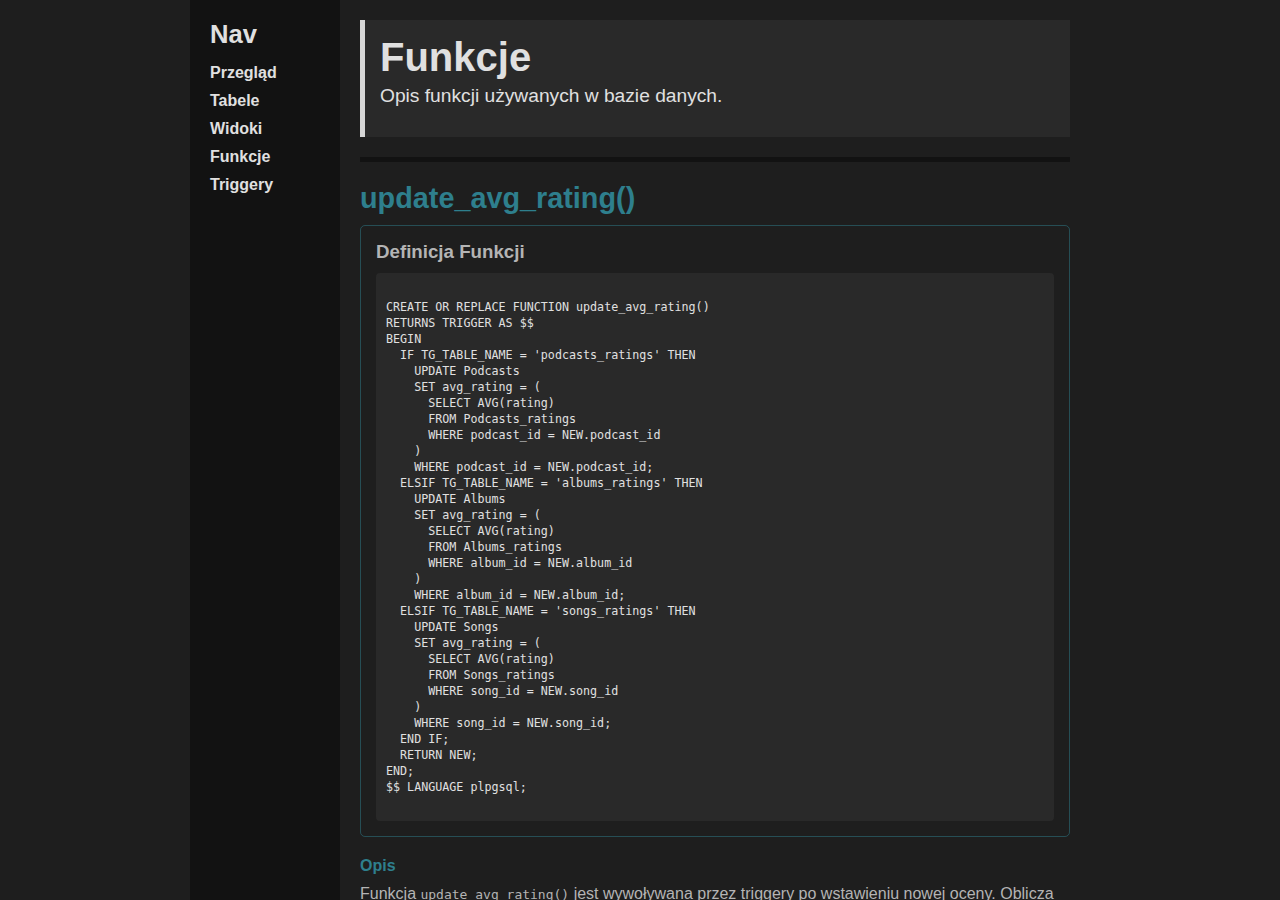
<file: functions.html>
<!DOCTYPE html>
<html lang="pl">
  <head>
    <meta charset="UTF-8" />
    <meta name="viewport" content="width=device-width, initial-scale=1.0" />
    <title>Funkcje - Dokumentacja Bazy Danych Mediów</title>
    <link rel="stylesheet" href="css/colors.css" />
    <link rel="stylesheet" href="css/styles.css" />
  </head>
  <body>
    <div class="doc-container">
      <aside class="sidebar">
        <h2 class="sidebar-title">Nav</h2>
        <nav>
          <ul>
            <li><a href="index.html">Przegląd</a></li>

            <li><a href="tables.html">Tabele</a></li>
            <li><a href="views.html">Widoki</a></li>
            <li><a href="functions.html">Funkcje</a></li>
            <li><a href="triggers.html">Triggery</a></li>
          </ul>
        </nav>
      </aside>
      <main class="content">
        <header class="page-header">
          <h1>Funkcje</h1>
          <p>Opis funkcji używanych w bazie danych.</p>
        </header>

        <!-- Function: update_avg_rating() -->
        <section id="update-avg-rating-function" class="doc-section">
          <h2>update_avg_rating()</h2>
          <div class="doc-block">
            <h3>Definicja Funkcji</h3>
            <pre class="code-block"><code>
CREATE OR REPLACE FUNCTION update_avg_rating() 
RETURNS TRIGGER AS $$
BEGIN
  IF TG_TABLE_NAME = 'podcasts_ratings' THEN
    UPDATE Podcasts
    SET avg_rating = (
      SELECT AVG(rating)
      FROM Podcasts_ratings
      WHERE podcast_id = NEW.podcast_id
    )
    WHERE podcast_id = NEW.podcast_id;
  ELSIF TG_TABLE_NAME = 'albums_ratings' THEN
    UPDATE Albums
    SET avg_rating = (
      SELECT AVG(rating)
      FROM Albums_ratings
      WHERE album_id = NEW.album_id
    )
    WHERE album_id = NEW.album_id;
  ELSIF TG_TABLE_NAME = 'songs_ratings' THEN
    UPDATE Songs
    SET avg_rating = (
      SELECT AVG(rating)
      FROM Songs_ratings
      WHERE song_id = NEW.song_id
    )
    WHERE song_id = NEW.song_id;
  END IF;
  RETURN NEW;
END;
$$ LANGUAGE plpgsql;
            </code></pre>
          </div>
          <div class="doc-detail">
            <h4>Opis</h4>
            <p>
              Funkcja <code>update_avg_rating()</code> jest wywoływana przez triggery po wstawieniu nowej oceny. Oblicza
              ona nową średnią ocenę dla danego rekordu (podcast, album lub utwór) i aktualizuje kolumnę
              <code>avg_rating</code> w tabeli macierzystej. Dzięki temu dane dotyczące ocen są zawsze aktualne i
              odzwierciedlają najnowsze informacje.
            </p>
          </div>
        </section>
      </main>
    </div>
  </body>
</html>
</file>
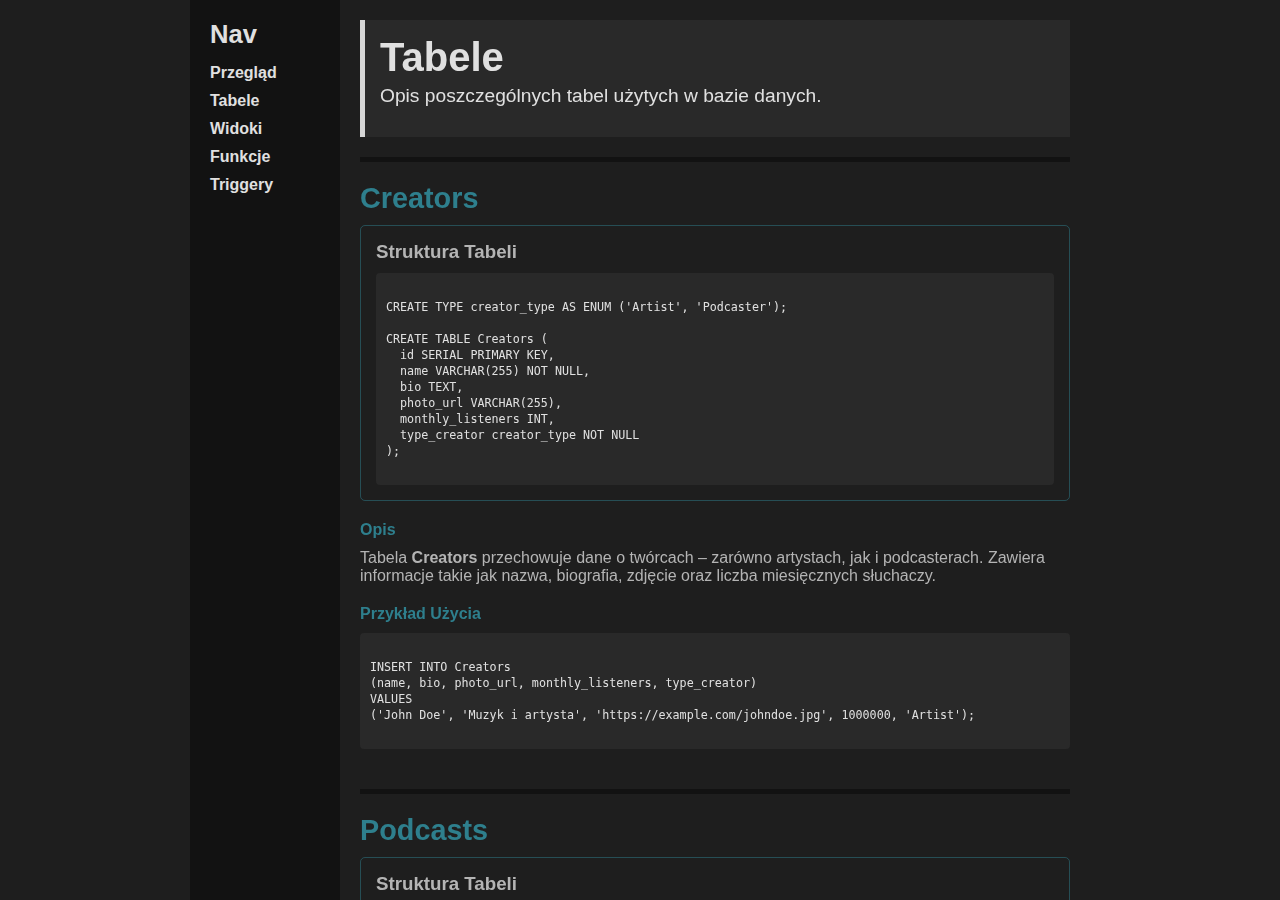
<file: tables.html>
<!DOCTYPE html>
<html lang="pl">
  <head>
    <meta charset="UTF-8" />
    <meta name="viewport" content="width=device-width, initial-scale=1.0" />
    <title>Tabele - Dokumentacja Bazy Danych Mediów</title>
    <link rel="stylesheet" href="css/colors.css" />
    <link rel="stylesheet" href="css/styles.css" />
  </head>
  <body>
    <div class="doc-container">
      <aside class="sidebar">
        <h2 class="sidebar-title">Nav</h2>
        <nav>
          <ul>
            <li><a href="index.html">Przegląd</a></li>

            <li><a href="tables.html">Tabele</a></li>
            <li><a href="views.html">Widoki</a></li>
            <li><a href="functions.html">Funkcje</a></li>
            <li><a href="triggers.html">Triggery</a></li>
          </ul>
        </nav>
      </aside>
      <main class="content">
        <header class="page-header">
          <h1>Tabele</h1>
          <p>Opis poszczególnych tabel użytych w bazie danych.</p>
        </header>

        <!-- Tabela Creators -->
        <section id="creators" class="doc-section">
          <h2>Creators</h2>
          <div class="doc-block">
            <h3>Struktura Tabeli</h3>
            <pre class="code-block"><code>
CREATE TYPE creator_type AS ENUM ('Artist', 'Podcaster');

CREATE TABLE Creators (
  id SERIAL PRIMARY KEY,
  name VARCHAR(255) NOT NULL,
  bio TEXT,
  photo_url VARCHAR(255),
  monthly_listeners INT,
  type_creator creator_type NOT NULL
);
            </code></pre>
          </div>
          <div class="doc-detail">
            <h4>Opis</h4>
            <p>
              Tabela <strong>Creators</strong> przechowuje dane o twórcach – zarówno artystach, jak i podcasterach.
              Zawiera informacje takie jak nazwa, biografia, zdjęcie oraz liczba miesięcznych słuchaczy.
            </p>
            <h4>Przykład Użycia</h4>
            <pre class="code-block"><code>
INSERT INTO Creators 
(name, bio, photo_url, monthly_listeners, type_creator)
VALUES 
('John Doe', 'Muzyk i artysta', 'https://example.com/johndoe.jpg', 1000000, 'Artist');
            </code></pre>
          </div>
        </section>

        <!-- Tabela Podcasts -->
        <section id="podcasts" class="doc-section">
          <h2>Podcasts</h2>
          <div class="doc-block">
            <h3>Struktura Tabeli</h3>
            <pre class="code-block"><code>
CREATE TABLE Podcasts (
  podcast_id SERIAL PRIMARY KEY,
  title VARCHAR(255) NOT NULL,
  avg_rating FLOAT CHECK (avg_rating >= 1 AND avg_rating <= 5),
  creator_id INT REFERENCES Creators(id) ON DELETE CASCADE,
  cover_url VARCHAR(255)
);
            </code></pre>
          </div>
          <div class="doc-detail">
            <h4>Opis</h4>
            <p>
              Tabela <strong>Podcasts</strong> przechowuje informacje o podcastach. Zawiera tytuł, średnią ocenę,
              odniesienie do twórcy oraz adres URL okładki.
            </p>
            <h4>Przykład Użycia</h4>
            <pre class="code-block"><code>
INSERT INTO Podcasts 
(title, avg_rating, creator_id, cover_url)
VALUES 
('Tech Talk', 4.7, 1, 'https://example.com/techpodcast.jpg');
            </code></pre>
          </div>
        </section>

        <!-- Tabela Albums -->
        <section id="albums" class="doc-section">
          <h2>Albums</h2>
          <div class="doc-block">
            <h3>Struktura Tabeli</h3>
            <pre class="code-block"><code>
CREATE TYPE album_type AS ENUM ('Album', 'EP');

CREATE TABLE Albums (
  album_id SERIAL PRIMARY KEY,
  title VARCHAR(255) NOT NULL,
  release_date TIMESTAMP DEFAULT NOW(),
  type_album album_type NOT NULL,
  creator_id INT REFERENCES Creators(id) ON DELETE CASCADE,
  cover_url VARCHAR(255),
  avg_rating FLOAT CHECK (avg_rating >= 1 AND avg_rating <= 5)
);
            </code></pre>
          </div>
          <div class="doc-detail">
            <h4>Opis</h4>
            <p>
              Tabela <strong>Albums</strong> przechowuje dane o albumach muzycznych. Znajdziesz tu informacje o tytule,
              dacie wydania, rodzaju albumu (Album lub EP), odniesieniu do twórcy oraz średniej ocenie.
            </p>
            <h4>Przykład Użycia</h4>
            <pre class="code-block"><code>
INSERT INTO Albums 
(title, type_album, creator_id, cover_url, avg_rating)
VALUES 
('New Horizons', 'Album', 1, 'https://example.com/albumcover.jpg', 4.5);
            </code></pre>
          </div>
        </section>

        <!-- Tabela Songs -->
        <section id="songs" class="doc-section">
          <h2>Songs</h2>
          <div class="doc-block">
            <h3>Struktura Tabeli</h3>
            <pre class="code-block"><code>
CREATE TABLE Songs (
  song_id SERIAL PRIMARY KEY,
  title VARCHAR(255) NOT NULL,
  album_id INT REFERENCES Albums(album_id) ON DELETE CASCADE,
  creator_id INT REFERENCES Creators(id) ON DELETE CASCADE,
  likes INT DEFAULT 0,
  music_video_url VARCHAR(255),
  audio_track_url VARCHAR(255),
  duration INT,
  avg_rating FLOAT CHECK (avg_rating >= 1 AND avg_rating <= 5)
);
            </code></pre>
          </div>
          <div class="doc-detail">
            <h4>Opis</h4>
            <p>
              Tabela <strong>Songs</strong> przechowuje informacje o utworach muzycznych. Zawiera dane o tytule,
              odniesienia do albumu oraz twórcy, liczbę polubień, URL-e do wideoklipu i ścieżki audio, czas trwania
              utworu oraz średnią ocenę.
            </p>
            <h4>Przykład Użycia</h4>
            <pre class="code-block"><code>
INSERT INTO Songs 
(title, album_id, creator_id, likes, music_video_url, audio_track_url, duration, avg_rating)
VALUES 
('Skyline', 1, 1, 10000, 'https://example.com/musicvideo.mp4', 'https://example.com/audiotrack.mp3', 210, 4.7);
            </code></pre>
          </div>
        </section>

        <!-- Tabela Podcasts_Episodes -->
        <section id="podcasts-episodes" class="doc-section">
          <h2>Podcasts_Episodes</h2>
          <div class="doc-block">
            <h3>Struktura Tabeli</h3>
            <pre class="code-block"><code>
CREATE TABLE Podcasts_episodes (
  episode_id SERIAL PRIMARY KEY,
  title VARCHAR(255) NOT NULL,
  release_date TIMESTAMP DEFAULT NOW(),
  podcast_id INT REFERENCES Podcasts(podcast_id) ON DELETE CASCADE,
  cover_url VARCHAR(255)
);
            </code></pre>
          </div>
          <div class="doc-detail">
            <h4>Opis</h4>
            <p>
              Tabela <strong>Podcasts_Episodes</strong> przechowuje informacje o odcinkach podcastów. Zawiera tytuł,
              datę wydania, odniesienie do podcastu oraz adres URL okładki.
            </p>
            <h4>Przykład Użycia</h4>
            <pre class="code-block"><code>
INSERT INTO Podcasts_episodes 
(title, podcast_id, cover_url)
VALUES 
('Elon Musk Interview', 1, 'https://example.com/elon.jpg');
            </code></pre>
          </div>
        </section>

        <!-- Tabela Users -->
        <section id="users" class="doc-section">
          <h2>Users</h2>
          <div class="doc-block">
            <h3>Struktura Tabeli</h3>
            <pre class="code-block"><code>
CREATE TYPE subscription_type AS ENUM ('Free', 'Premium', 'HiFi');

CREATE TABLE Users (
  user_id SERIAL PRIMARY KEY,
  name VARCHAR(255) NOT NULL,
  email VARCHAR(255) NOT NULL,
  password VARCHAR(255) NOT NULL,
  type_subscription subscription_type NOT NULL,
  created_at TIMESTAMP DEFAULT NOW()
);
            </code></pre>
          </div>
          <div class="doc-detail">
            <h4>Opis</h4>
            <p>
              Tabela <strong>Users</strong> przechowuje dane o użytkownikach platformy. Znajdziesz tu imię, adres
              e-mail, hasło, typ subskrypcji oraz datę utworzenia konta.
            </p>
            <h4>Przykład Użycia</h4>
            <pre class="code-block"><code>
INSERT INTO Users 
(name, email, password, type_subscription)
VALUES 
('Jan Kowalski', 'jan.kowalski@example.com', 'securepassword123', 'Premium');
            </code></pre>
          </div>
        </section>

        <!-- Tabela Playlists -->
        <section id="playlists" class="doc-section">
          <h2>Playlists</h2>
          <div class="doc-block">
            <h3>Struktura Tabeli</h3>
            <pre class="code-block"><code>
CREATE TABLE Playlists(
  playlist_id SERIAL PRIMARY KEY,
  name VARCHAR(255) NOT NULL,
  user_id INT REFERENCES Users(user_id) ON DELETE CASCADE,
  created_at TIMESTAMP DEFAULT NOW(),
  likes INT DEFAULT 0,
  is_private BOOLEAN,
  duration INT
);
            </code></pre>
          </div>
          <div class="doc-detail">
            <h4>Opis</h4>
            <p>
              Tabela <strong>Playlists</strong> przechowuje dane o playlistach użytkowników. Zawiera nazwę, odniesienie
              do użytkownika, datę utworzenia, liczbę polubień, informację o prywatności oraz czas trwania.
            </p>
            <h4>Przykład Użycia</h4>
            <pre class="code-block"><code>
INSERT INTO Playlists 
(name, user_id, likes, is_private, duration)
VALUES 
('Moja Playlist', 1, 100, false, 3600);
            </code></pre>
          </div>
        </section>

        <!-- Tabela Playlists_songs -->
        <section id="playlists-songs" class="doc-section">
          <h2>Playlists_songs</h2>
          <div class="doc-block">
            <h3>Struktura Tabeli</h3>
            <pre class="code-block"><code>
CREATE TABLE Playlists_songs (   
  playlist_songs_id SERIAL PRIMARY KEY,   
  song_id INT REFERENCES Songs(song_id) ON DELETE CASCADE, 
  playlist_id INT REFERENCES Playlists(playlist_id) ON DELETE CASCADE,   
  added_at TIMESTAMP DEFAULT NOW() 
);
            </code></pre>
          </div>
          <div class="doc-detail">
            <h4>Opis</h4>
            <p>
              Tabela <strong>Playlists_songs</strong> łączy piosenki z playlistami, umożliwiając tworzenie
              wieloelementowych list odtwarzania oraz przechowywanie informacji o dacie dodania utworu.
            </p>
            <h4>Przykład Użycia</h4>
            <pre class="code-block"><code>
INSERT INTO Playlists_songs 
(song_id, playlist_id)
VALUES 
(123, 45);
            </code></pre>
          </div>
        </section>

        <!-- Tabele Ocen -->
        <section id="ratings" class="doc-section">
          <h2>Tabele Ocen</h2>
          <!-- Podcasts Ratings -->
          <div class="doc-block">
            <h3>Podcasts_ratings</h3>
            <pre class="code-block"><code>
CREATE TABLE Podcasts_ratings (
  podcast_ratings_id SERIAL PRIMARY KEY,
  user_id INT REFERENCES Users(user_id),
  podcast_id INT REFERENCES Podcasts(podcast_id),
  rating FLOAT CHECK (rating >= 1 AND rating <= 5),
  created_at TIMESTAMP DEFAULT NOW()
);
            </code></pre>
          </div>
          <!-- Albums Ratings -->
          <div class="doc-block">
            <h3>Albums_ratings</h3>
            <pre class="code-block"><code>
CREATE TABLE Albums_ratings (  
  album_ratings_id SERIAL PRIMARY KEY, 
  user_id INT REFERENCES Users(user_id),
  album_id INT REFERENCES Albums(album_id), 
  rating FLOAT CHECK (rating >= 1 AND rating <= 5),
  created_at TIMESTAMP DEFAULT NOW()
);
            </code></pre>
          </div>
          <!-- Songs Ratings -->
          <div class="doc-block">
            <h3>Songs_ratings</h3>
            <pre class="code-block"><code>
CREATE TABLE Songs_ratings (  
  song_ratings_id SERIAL PRIMARY KEY,  
  user_id INT REFERENCES Users(user_id),
  song_id INT REFERENCES Songs(song_id),  
  rating FLOAT CHECK (rating >= 1 AND rating <= 5),
  created_at TIMESTAMP DEFAULT NOW()
);
            </code></pre>
          </div>
          <div class="doc-detail">
            <h4>Opis</h4>
            <p>
              Tabele ocen przechowują oceny dla podcastów, albumów i utworów. Każda tabela rejestruje identyfikator
              oceny, identyfikator użytkownika, odniesienie do ocenianego elementu, wartość oceny (od 1 do 5) oraz datę
              utworzenia oceny.
            </p>
          </div>
        </section>

        <!-- Tabela Audit_Log -->
        <section id="audit-log" class="doc-section">
          <h2>Audit_Log</h2>
          <div class="doc-block">
            <h3>Struktura Tabeli</h3>
            <pre class="code-block"><code>
CREATE TYPE action_type AS ENUM ('INSERT', 'UPDATE', 'DELETE');

CREATE TABLE Audit_Log(
  audit_log_id SERIAL PRIMARY KEY,
  table_name VARCHAR(255),
  record_id INT,
  type_action action_type NOT NULL,
  old_value TEXT,
  new_value TEXT,
  user_id INT REFERENCES Users(user_id),
  modified_at TIMESTAMP DEFAULT NOW()
);
            </code></pre>
          </div>
          <div class="doc-detail">
            <h4>Opis</h4>
            <p>
              Tabela <strong>Audit_Log</strong> rejestruje zmiany w bazie danych. Zawiera nazwę tabeli, identyfikator
              rekordu, typ akcji (INSERT, UPDATE lub DELETE), wartość przed zmianą, wartość po zmianie, identyfikator
              użytkownika wykonującego operację oraz datę modyfikacji.
            </p>
          </div>
        </section>
      </main>
    </div>
  </body>
</html>
</file>
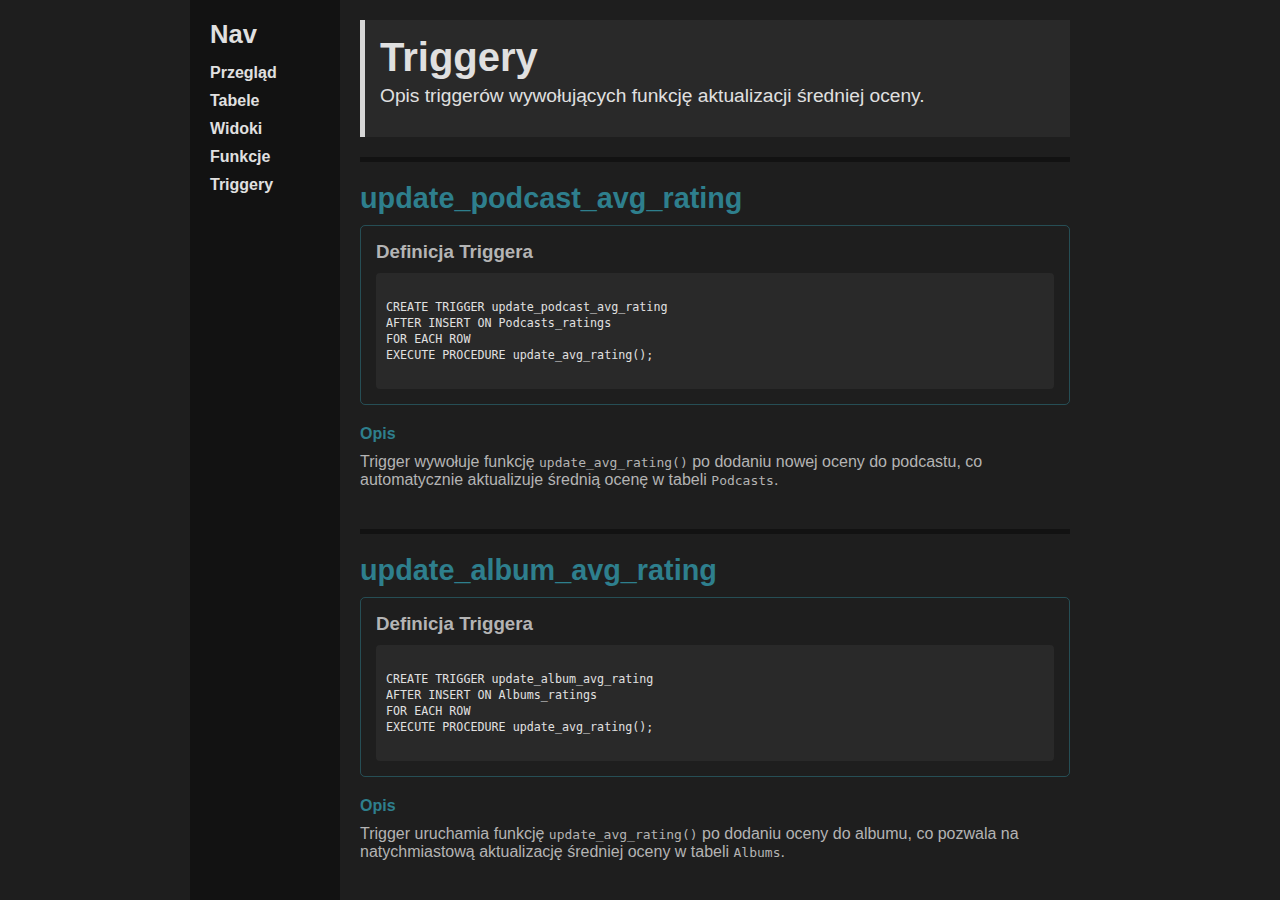
<file: triggers.html>
<!DOCTYPE html>
<html lang="pl">
  <head>
    <meta charset="UTF-8" />
    <meta name="viewport" content="width=device-width, initial-scale=1.0" />
    <title>Triggery - Dokumentacja Bazy Danych Mediów</title>
    <link rel="stylesheet" href="css/colors.css" />
    <link rel="stylesheet" href="css/styles.css" />
  </head>
  <body>
    <div class="doc-container">
      <aside class="sidebar">
        <h2 class="sidebar-title">Nav</h2>
        <nav>
          <ul>
            <li><a href="index.html">Przegląd</a></li>

            <li><a href="tables.html">Tabele</a></li>
            <li><a href="views.html">Widoki</a></li>
            <li><a href="functions.html">Funkcje</a></li>
            <li><a href="triggers.html">Triggery</a></li>
          </ul>
        </nav>
      </aside>
      <main class="content">
        <header class="page-header">
          <h1>Triggery</h1>
          <p>Opis triggerów wywołujących funkcję aktualizacji średniej oceny.</p>
        </header>

        <!-- Trigger for Podcasts_ratings -->
        <!-- Trigger for Podcasts_ratings -->
        <section id="trigger-podcasts" class="doc-section">
          <h2>update_podcast_avg_rating</h2>
          <div class="doc-block">
            <h3>Definicja Triggera</h3>
            <pre class="code-block"><code>
CREATE TRIGGER update_podcast_avg_rating
AFTER INSERT ON Podcasts_ratings
FOR EACH ROW
EXECUTE PROCEDURE update_avg_rating();
    </code></pre>
          </div>
          <div class="doc-detail">
            <h4>Opis</h4>
            <p>
              Trigger wywołuje funkcję <code>update_avg_rating()</code> po dodaniu nowej oceny do podcastu, co
              automatycznie aktualizuje średnią ocenę w tabeli <code>Podcasts</code>.
            </p>
          </div>
        </section>

        <!-- Trigger for Albums_ratings -->
        <section id="trigger-albums" class="doc-section">
          <h2>update_album_avg_rating</h2>
          <div class="doc-block">
            <h3>Definicja Triggera</h3>
            <pre class="code-block"><code>
CREATE TRIGGER update_album_avg_rating
AFTER INSERT ON Albums_ratings
FOR EACH ROW
EXECUTE PROCEDURE update_avg_rating();
    </code></pre>
          </div>
          <div class="doc-detail">
            <h4>Opis</h4>
            <p>
              Trigger uruchamia funkcję <code>update_avg_rating()</code> po dodaniu oceny do albumu, co pozwala na
              natychmiastową aktualizację średniej oceny w tabeli <code>Albums</code>.
            </p>
          </div>
        </section>

        <!-- Trigger for Songs_ratings -->
        <section id="trigger-songs" class="doc-section">
          <h2>update_song_avg_rating</h2>
          <div class="doc-block">
            <h3>Definicja Triggera</h3>
            <pre class="code-block"><code>
CREATE TRIGGER update_song_avg_rating
AFTER INSERT ON Songs_ratings
FOR EACH ROW
EXECUTE PROCEDURE update_avg_rating();
    </code></pre>
          </div>
          <div class="doc-detail">
            <h4>Opis</h4>
            <p>
              Trigger wywołuje funkcję <code>update_avg_rating()</code> po wstawieniu nowej oceny do utworu, zapewniając
              aktualizację średniej oceny w tabeli <code>Songs</code>.
            </p>
          </div>
        </section>
      </main>
    </div>
  </body>
</html>
</file>
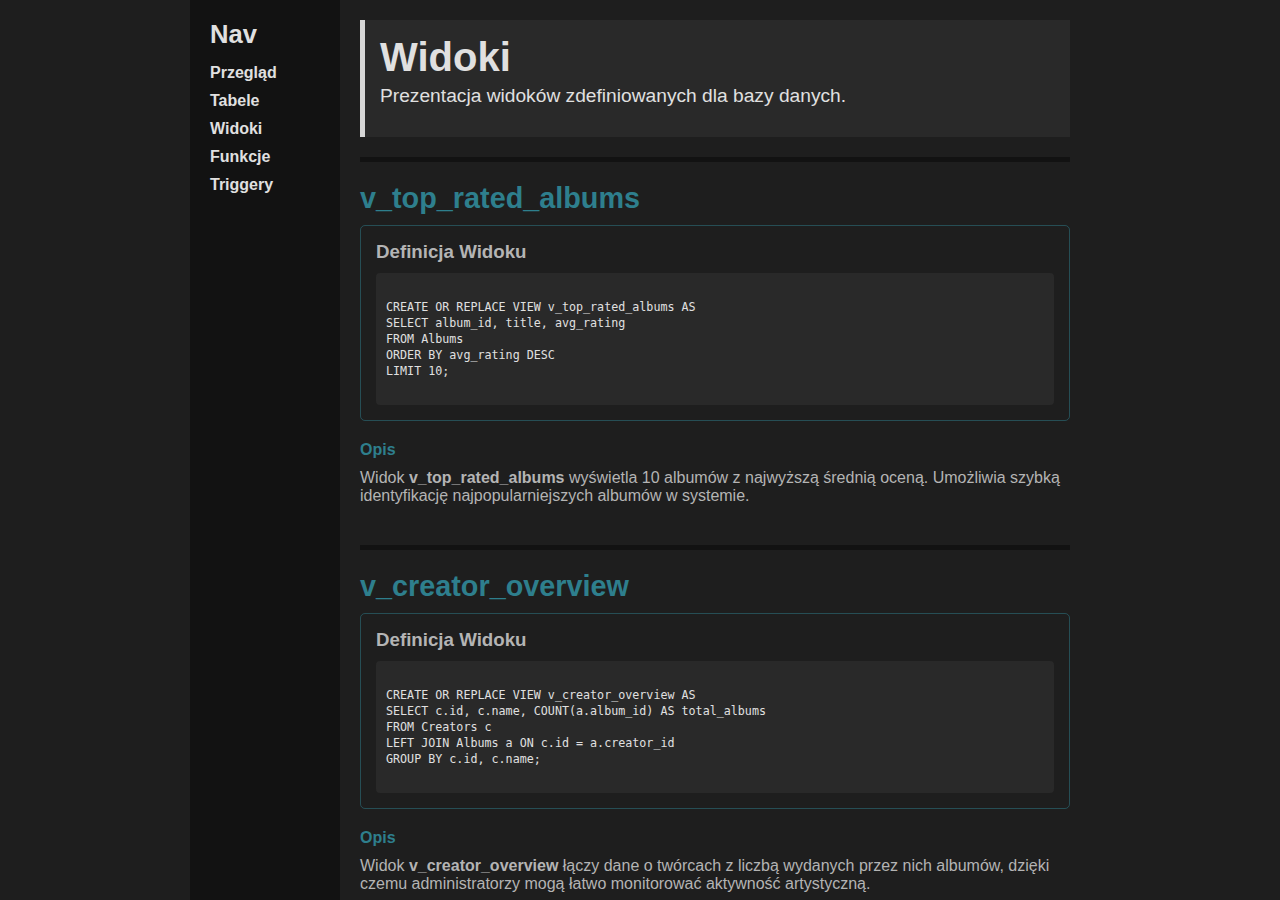
<file: views.html>
<!DOCTYPE html>
<html lang="pl">
  <head>
    <meta charset="UTF-8" />
    <meta name="viewport" content="width=device-width, initial-scale=1.0" />
    <title>Widoki - Dokumentacja Bazy Danych Mediów</title>
    <link rel="stylesheet" href="css/colors.css" />
    <link rel="stylesheet" href="css/styles.css" />
  </head>
  <body>
    <div class="doc-container">
      <aside class="sidebar">
        <nav>
          <h2 class="sidebar-title">Nav</h2>

          <ul>
            <li><a href="index.html">Przegląd</a></li>

            <li><a href="tables.html">Tabele</a></li>
            <li><a href="views.html">Widoki</a></li>
            <li><a href="functions.html">Funkcje</a></li>
            <li><a href="triggers.html">Triggery</a></li>
          </ul>
        </nav>
      </aside>
      <main class="content">
        <header class="page-header">
          <h1>Widoki</h1>
          <p>Prezentacja widoków zdefiniowanych dla bazy danych.</p>
        </header>

        <!-- View 1: Top Rated Albums -->
        <section id="view-top-albums" class="doc-section">
          <h2>v_top_rated_albums</h2>
          <div class="doc-block">
            <h3>Definicja Widoku</h3>
            <pre class="code-block"><code>
CREATE OR REPLACE VIEW v_top_rated_albums AS
SELECT album_id, title, avg_rating
FROM Albums
ORDER BY avg_rating DESC
LIMIT 10;
            </code></pre>
          </div>
          <div class="doc-detail">
            <h4>Opis</h4>
            <p>
              Widok <strong>v_top_rated_albums</strong> wyświetla 10 albumów z najwyższą średnią oceną. Umożliwia szybką
              identyfikację najpopularniejszych albumów w systemie.
            </p>
          </div>
        </section>

        <!-- View 2: Creator Overview -->
        <section id="view-creator-overview" class="doc-section">
          <h2>v_creator_overview</h2>
          <div class="doc-block">
            <h3>Definicja Widoku</h3>
            <pre class="code-block"><code>
CREATE OR REPLACE VIEW v_creator_overview AS
SELECT c.id, c.name, COUNT(a.album_id) AS total_albums
FROM Creators c
LEFT JOIN Albums a ON c.id = a.creator_id
GROUP BY c.id, c.name;
            </code></pre>
          </div>
          <div class="doc-detail">
            <h4>Opis</h4>
            <p>
              Widok <strong>v_creator_overview</strong> łączy dane o twórcach z liczbą wydanych przez nich albumów,
              dzięki czemu administratorzy mogą łatwo monitorować aktywność artystyczną.
            </p>
          </div>
        </section>

        <!-- View 3: Top Rated Podcasts -->
        <section id="view-top-podcasts" class="doc-section">
          <h2>v_top_rated_podcasts</h2>
          <div class="doc-block">
            <h3>Definicja Widoku</h3>
            <pre class="code-block"><code>
CREATE OR REPLACE VIEW v_top_rated_podcasts AS
SELECT podcast_id, title, avg_rating
FROM Podcasts
ORDER BY avg_rating DESC
LIMIT 10;
            </code></pre>
          </div>
          <div class="doc-detail">
            <h4>Opis</h4>
            <p>
              Widok <strong>v_top_rated_podcasts</strong> wyświetla 10 podcastów z najwyższą średnią oceną. Umożliwia
              szybkie zidentyfikowanie najpopularniejszych podcastów w systemie.
            </p>
          </div>
        </section>
      </main>
    </div>
  </body>
</html>
</file>
<file: css/colors.css>
:root {
  --primary-bg: #121212;
  --secondary-bg: #1e1e1e;
  --highlight-bg: #292929;
  --accent-color: #d6d6d6;
  --primary-text: #e0e0e0;
  --secondary-text: #2e7f8d;
  --border-color: #121212;
  --muted-border: #2e7f8d7e;
}
</file>
<file: css/styles.css>
* {
  box-sizing: border-box;
  margin: 0;
  padding: 0;
}

html,
body {
  height: 100%;
  font-family: Arial, sans-serif;
  display: flex;
  justify-content: center;
  align-items: center;
  background-color: var(--secondary-bg);
  color: rgb(180, 180, 180);
}

img {
  width: 500px;
}

/* Main container */
.doc-container {
  display: flex;
  height: 100vh;
  max-width: 900px;
}

/* Fixed sidebar */
.sidebar {
  width: 150px;
  flex-shrink: 0;
  background-color: var(--primary-bg);
  color: var(--primary-text);
  padding: 20px;
}

.sidebar h2 {
  margin-bottom: 15px;
  font-size: 1.6em;
}

.sidebar nav ul {
  list-style: none;
}

.sidebar nav ul li {
  margin-bottom: 10px;
}

.sidebar nav ul li a {
  color: var(--primary-text);
  text-decoration: none;
  font-weight: bold;
}

.sidebar nav ul li a:hover {
  text-decoration: underline;
}

.content {
  flex: 1;
  overflow-y: auto;
  padding: 20px;
  background-color: var(--secondary-bg);
}

.page-header {
  background-color: var(--highlight-bg);
  padding: 15px;
  margin-bottom: 20px;
  color: var(--primary-text);
  border-left: 5px solid var(--accent-color);
}

.page-header h1 {
  font-size: 2em;
  margin-bottom: 5px;
}

.doc-section {
  margin-bottom: 20px;
  padding-top: 20px;
  padding-bottom: 20px;
  border-top: 5px solid var(--border-color);
}

.doc-section h2 {
  font-size: 1.8em;
  margin-bottom: 10px;
  color: var(--secondary-text);
}

.doc-block {
  background-color: var(--secondary-color);
  padding: 15px;
  border: 1px solid var(--muted-border);
  border-radius: 5px;
  margin-bottom: 15px;
}

.doc-block h3 {
  margin-bottom: 10px;
}

.doc-detail h4 {
  margin-top: 20px;
  margin-bottom: 10px;
  color: var(--secondary-text);
}

.code-block {
  background-color: var(--highlight-bg);
  color: var(--primary-text);
  padding: 10px;
  border-radius: 4px;
  font-family: "Courier New", monospace;
  font-size: 0.9em;
  overflow-x: auto;
}

.page-header {
  background-color: var(--highlight-bg);
  padding: 15px;
  margin-bottom: 20px;
  color: var(--primary-text);
  border-left: 5px solid var(--accent-color);
}

.page-header h1 {
  font-size: 2.5em;
  margin-bottom: 5px;
}

.page-header p {
  font-size: 1.2em;
  margin-bottom: 15px;
}

.intro {
  margin-bottom: 40px;
  padding: 20px;
}

.intro p {
  font-size: 1.1em;
  color: var(--secondary-text);
  margin-bottom: 20px;
}

.center-image {
  display: flex;
  justify-content: center;
  margin-top: 30px;
}

.center-image img {
  max-width: 80%;
  height: auto;
}

#media-database-overview {
  padding: 20px;
}

#media-database-overview p {
  margin-bottom: 15px;
}

#media-database-overview a {
  color: var(--secondary-text);
  text-decoration: none;
}

#tables-overview {
  padding: 20px;
}

#tables-overview p {
  margin-bottom: 15px;
}

#tables-overview a {
  color: var(--secondary-text);
  text-decoration: none;
}

#database-diagram h2 {
  border-top: solid 5px var(--border-color);
  padding-top: 20px;
  margin-bottom: 20px;
  color: var(--secondary-text);
}
</file>
